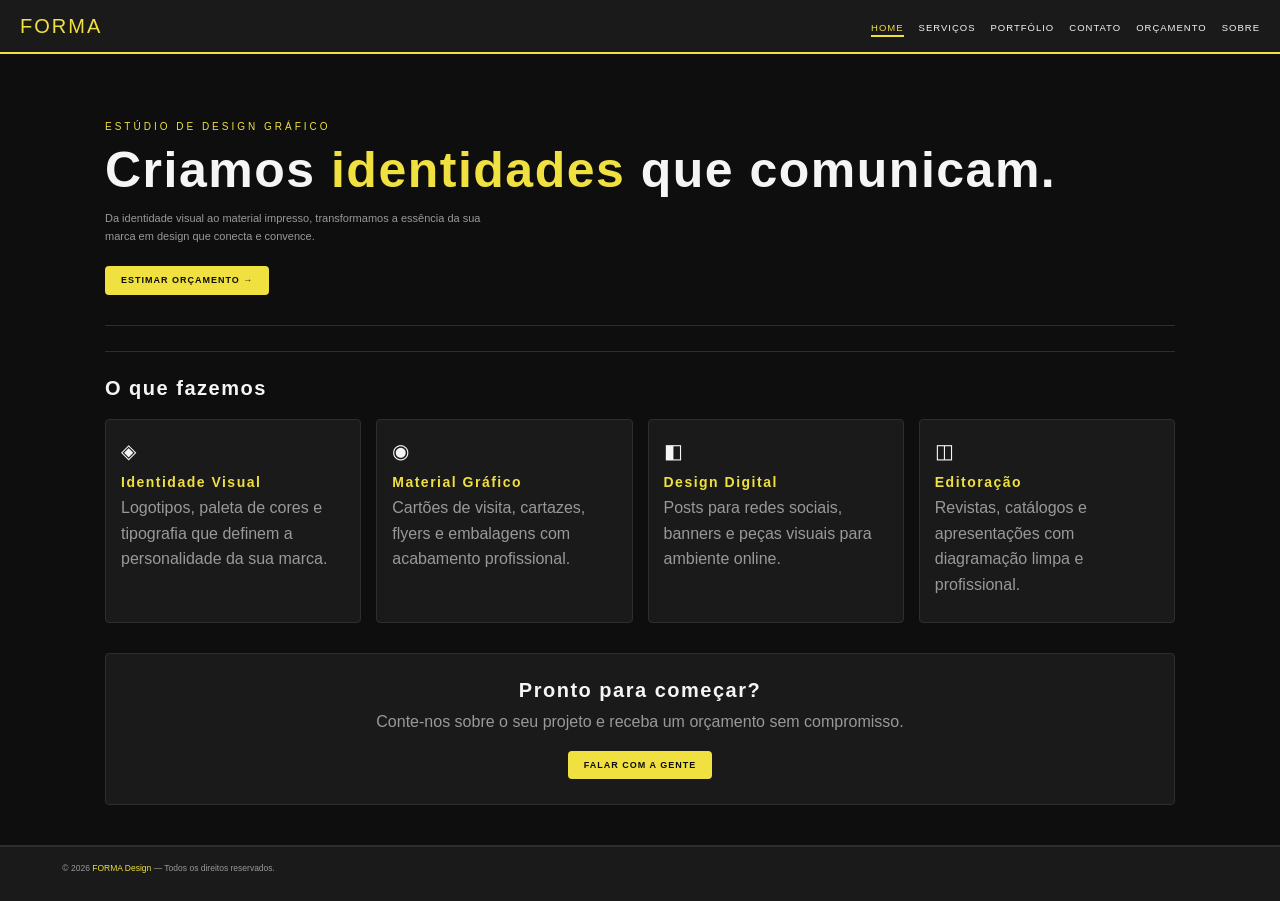
<file: index.html>
<!DOCTYPE html>
<html lang="pt-BR">
<head >
  <meta charset="UTF-8">
  <meta name="viewport" content="width=device-width, initial-scale=1.0">
  <title>FORMA — Estúdio de Design Gráfico</title>
  <!-- CSS global compartilhado por todas as páginas -->
  <link rel="stylesheet" href="css/estilo.css">
  <link rel="icon" type="image/png" href="images/icon_forma.png">

  <!-- Estilos exclusivos desta página (index) -->
  <style>
    /* Seção hero: apresentação principal */
    .hero {
      padding: 4rem 0 3rem;
      border-bottom: 1px solid var(--cor-borda);
    }

    .hero .subtitulo {
      font-size: 1rem;
      text-transform: uppercase;
      letter-spacing: 3px;
      color: var(--cor-destaque);
      margin-bottom: 0.8rem;
    }

    .hero h1 {
      font-size: clamp(2.5rem, 6vw, 5rem);
      margin-bottom: 1.2rem;
      color: var(--cor-texto);
    }

    .hero h1 em {
      color: var(--cor-destaque);
      font-style: normal;
    }

    .hero p {
      font-size: 1.1rem;
      margin-bottom: 2rem;
    }

    /* Grade de serviços */
    .grade-servicos {
      display: grid;
      grid-template-columns: repeat(auto-fit, minmax(220px, 1fr));
      gap: 1.5rem;
      margin-top: 2rem;
    }

    .card-servico {
      background-color: var(--cor-superficie);
      border: 1px solid var(--cor-borda);
      border-radius: var(--raio-borda);
      padding: 1.5rem;
      transition: border-color var(--transicao);
    }

    .card-servico:hover {
      border-color: var(--cor-destaque);
    }

    .card-servico .icone {
      font-size: 2rem;
      margin-bottom: 0.8rem;
    }

    /* Seção chamada para ação */
    .cta {
      background-color: var(--cor-superficie);
      border: 1px solid var(--cor-borda);
      border-radius: var(--raio-borda);
      padding: 2.5rem;
      margin-top: 3rem;
      text-align: center;
    }

    .cta h2 {
      margin-bottom: 0.8rem;
    }

    .cta p {
      margin: 0 auto 1.5rem;
    }
  </style>
</head>

<body>

  <!-- ===== CABEÇALHO ===== -->
  <header>
    <a href="index.html" class="logo">FORMA</a>

    <nav>
      <ul>
        <li><a href="index.html" class="ativo">Home</a></li>
        <li><a href="pages/pagina01.html">Serviços</a></li>
        <li><a href="pages/pagina02.html">Portfólio</a></li>
        <li><a href="pages/pagina03.html">Contato</a></li>
        <li><a href="pages/pagina06.html">Orçamento</a></li>
        <li><a href="pages/pagina07.html">Sobre</a></li>
      </ul>
    </nav>
  </header>

  <!-- ===== CONTEÚDO PRINCIPAL ===== -->
  <main>

    <!-- Seção de apresentação -->
    <section class="hero">
      <p class="subtitulo">Estúdio de Design Gráfico</p>
      <h1>Criamos <em>identidades</em> que comunicam.</h1>
      <p>
        Da identidade visual ao material impresso, transformamos
        a essência da sua marca em design que conecta e convence.
      </p>
      <a href="pages/pagina06.html" class="botao"> Estimar Orçamento →</a>
    </section>

    <hr class="divisor">

    <!-- Seção de serviços -->
    <section>
      <h2>O que fazemos</h2>

      <div class="grade-servicos">

        <article class="card-servico">
          <div class="icone">◈</div>
          <h3>Identidade Visual</h3>
          <p>Logotipos, paleta de cores e tipografia que definem a personalidade da sua marca.</p>
        </article>

        <article class="card-servico">
          <div class="icone">◉</div>
          <h3>Material Gráfico</h3>
          <p>Cartões de visita, cartazes, flyers e embalagens com acabamento profissional.</p>
        </article>

        <article class="card-servico">
          <div class="icone">◧</div>
          <h3>Design Digital</h3>
          <p>Posts para redes sociais, banners e peças visuais para ambiente online.</p>
        </article>

        <article class="card-servico">
          <div class="icone">◫</div>
          <h3>Editoração</h3>
          <p>Revistas, catálogos e apresentações com diagramação limpa e profissional.</p>
        </article>

      </div>
    </section>

    <!-- Chamada para ação -->
    <div class="cta">
      <h2>Pronto para começar?</h2>
      <p>Conte-nos sobre o seu projeto e receba um orçamento sem compromisso.</p>
      <a href="pages/pagina03.html" class="botao">Falar com a gente</a>
    </div>

  </main>

  <!-- ===== RODAPÉ ===== -->
  <footer>
    <p>&copy; 2026 <span>FORMA Design</span> — Todos os direitos reservados.</p>
  </footer>

</body>
</html>
</file>
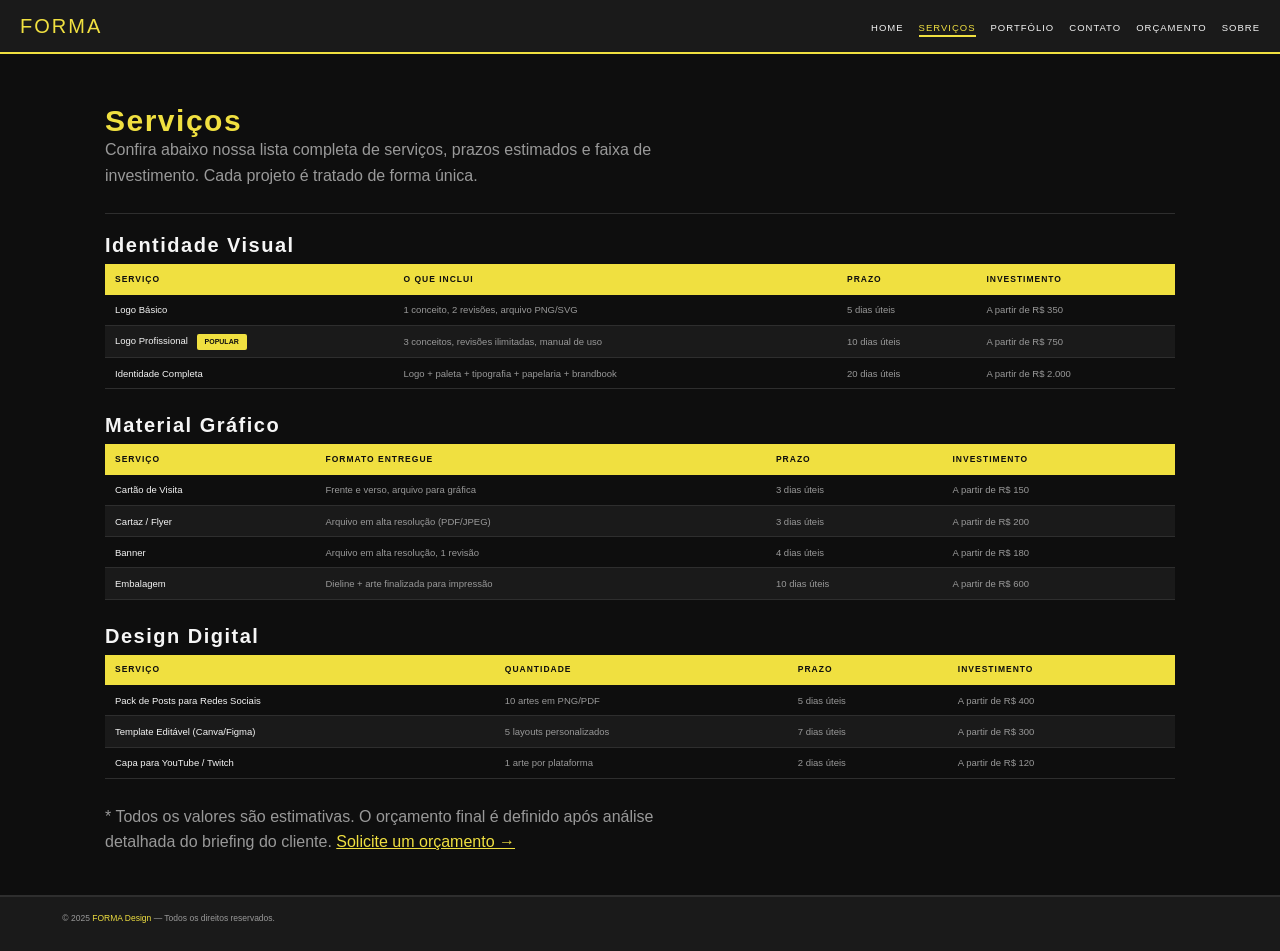
<file: pages/pagina01.html>
<!DOCTYPE html>
<html lang="pt-BR">

<head>
  <meta charset="UTF-8">
  <meta name="viewport" content="width=device-width, initial-scale=1.0">
  <title>Serviços — FORMA Design</title>
  <link rel="stylesheet" href="../css/estilo.css">
  <link rel="icon" type="image/png" href="../images/icon_forma.png">


  <style>
    .intro {
      padding: 2.5rem 0 1.5rem;
      border-bottom: 1px solid var(--cor-borda);
      margin-bottom: 2rem;
    }

    table {
      width: 100%;
      border-collapse: collapse;
      margin-bottom: 2.5rem;
      font-size: 0.95rem;
    }

    thead {
      background-color: var(--cor-destaque);
      color: #0e0e0e;
    }

    thead th {
      padding: 0.85rem 1rem;
      text-align: left;
      font-weight: 700;
      text-transform: uppercase;
      letter-spacing: 1px;
      font-size: 0.85rem;
    }

    tbody td {
      padding: 0.75rem 1rem;
      border-bottom: 1px solid var(--cor-borda);
      color: var(--cor-texto-suave);
    }

    tbody td:first-child {
      color: var(--cor-texto);
      font-weight: 500;
    }

    tbody tr:nth-child(even) {
      background-color: var(--cor-superficie);
    }

    tbody tr:hover {
      background-color: #222;
    }

    .badge {
      display: inline-block;
      background-color: var(--cor-destaque);
      color: #0e0e0e;
      font-size: 0.7rem;
      font-weight: 700;
      padding: 2px 8px;
      border-radius: 2px;
      text-transform: uppercase;
      margin-left: 6px;
      vertical-align: middle;
    }

    .titulo-tabela {
      margin: 2rem 0 0.8rem;
    }
  </style>
</head>

<body>

  <header>
    <a href="../index.html" class="logo">FORMA</a>

    <nav>
      <ul>
        <li><a href="../index.html">Home</a></li>
        <li><a href="pagina01.html" class="ativo">Serviços</a></li>
        <li><a href="pagina02.html">Portfólio</a></li>
        <li><a href="pagina03.html">Contato</a></li>
        <li><a href="pagina06.html">Orçamento</a></li>
        <li><a href="pagina07.html">Sobre</a></li>
      </ul>
    </nav>
  </header>

  <main>

    <section class="intro">
      <h1>Serviços</h1>
      <p>
        Confira abaixo nossa lista completa de serviços, prazos estimados
        e faixa de investimento. Cada projeto é tratado de forma única.
      </p>
    </section>

    <section>
      <h2 class="titulo-tabela">Identidade Visual</h2>

      <table>
        <thead>
          <tr>
            <th>Serviço</th>
            <th>O que inclui</th>
            <th>Prazo</th>
            <th>Investimento</th>
          </tr>
        </thead>
        <tbody>
          <tr>
            <td>Logo Básico</td>
            <td>1 conceito, 2 revisões, arquivo PNG/SVG</td>
            <td>5 dias úteis</td>
            <td>A partir de R$ 350</td>
          </tr>
          <tr>
            <td>Logo Profissional <span class="badge">Popular</span></td>
            <td>3 conceitos, revisões ilimitadas, manual de uso</td>
            <td>10 dias úteis</td>
            <td>A partir de R$ 750</td>
          </tr>
          <tr>
            <td>Identidade Completa</td>
            <td>Logo + paleta + tipografia + papelaria + brandbook</td>
            <td>20 dias úteis</td>
            <td>A partir de R$ 2.000</td>
          </tr>
        </tbody>
      </table>
    </section>

    <!-- Tabela 2: Material Gráfico -->
    <section>
      <h2 class="titulo-tabela">Material Gráfico</h2>

      <table>
        <thead>
          <tr>
            <th>Serviço</th>
            <th>Formato entregue</th>
            <th>Prazo</th>
            <th>Investimento</th>
          </tr>
        </thead>
        <tbody>
          <tr>
            <td>Cartão de Visita</td>
            <td>Frente e verso, arquivo para gráfica</td>
            <td>3 dias úteis</td>
            <td>A partir de R$ 150</td>
          </tr>
          <tr>
            <td>Cartaz / Flyer</td>
            <td>Arquivo em alta resolução (PDF/JPEG)</td>
            <td>3 dias úteis</td>
            <td>A partir de R$ 200</td>
          </tr>
          <tr>
            <td>Banner</td>
            <td>Arquivo em alta resolução, 1 revisão</td>
            <td>4 dias úteis</td>
            <td>A partir de R$ 180</td>
          </tr>
          <tr>
            <td>Embalagem</td>
            <td>Dieline + arte finalizada para impressão</td>
            <td>10 dias úteis</td>
            <td>A partir de R$ 600</td>
          </tr>
        </tbody>
      </table>
    </section>

    <!-- Tabela 3: Design Digital -->
    <section>
      <h2 class="titulo-tabela">Design Digital</h2>

      <table>
        <thead>
          <tr>
            <th>Serviço</th>
            <th>Quantidade</th>
            <th>Prazo</th>
            <th>Investimento</th>
          </tr>
        </thead>
        <tbody>
          <tr>
            <td>Pack de Posts para Redes Sociais</td>
            <td>10 artes em PNG/PDF</td>
            <td>5 dias úteis</td>
            <td>A partir de R$ 400</td>
          </tr>
          <tr>
            <td>Template Editável (Canva/Figma)</td>
            <td>5 layouts personalizados</td>
            <td>7 dias úteis</td>
            <td>A partir de R$ 300</td>
          </tr>
          <tr>
            <td>Capa para YouTube / Twitch</td>
            <td>1 arte por plataforma</td>
            <td>2 dias úteis</td>
            <td>A partir de R$ 120</td>
          </tr>
        </tbody>
      </table>
    </section>

    <p>
      * Todos os valores são estimativas. O orçamento final é definido
      após análise detalhada do briefing do cliente.
      <a href="pagina06.html" style="color: var(--cor-destaque);">Solicite um orçamento →</a>
    </p>

  </main>

  <!-- ===== RODAPÉ ===== -->
  <footer>
    <p>&copy; 2025 <span>FORMA Design</span> — Todos os direitos reservados.</p>
  </footer>

</body>

</html>
</file>
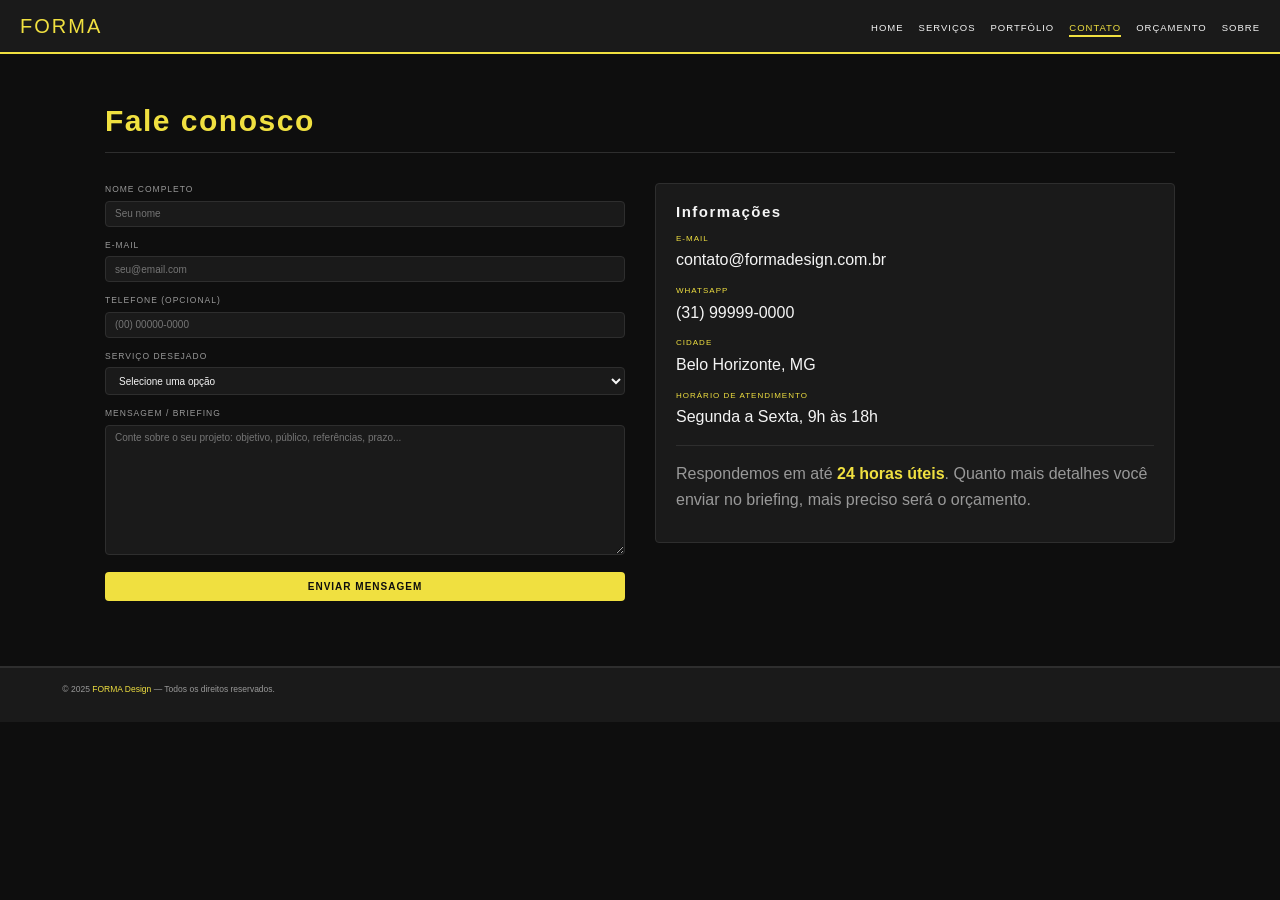
<file: pages/pagina03.html>
<!DOCTYPE html>
<html lang="pt-BR">
<head>
  <meta charset="UTF-8">
  <meta name="viewport" content="width=device-width, initial-scale=1.0">
  <title>Contato — FORMA Design</title>
  <link rel="stylesheet" href="../css/estilo.css">
   <link rel="icon" type="image/png" href="../images/icon_forma.png">


  <!-- Estilos exclusivos desta página (formulário) -->
  <style>
    /* Layout de duas colunas: formulário + informações */
    .layout-contato {
      display: grid;
      grid-template-columns: 1fr 1fr;
      gap: 3rem;
      align-items: start;
      padding: 2.5rem 0;
    }

    /* Título da seção */
    .layout-contato h1 {
      grid-column: 1 / -1;  /* ocupa as 2 colunas */
      padding-bottom: 1.5rem;
      border-bottom: 1px solid var(--cor-borda);
    }

    /* ---- Estilos do formulário ---- */

    /* Grupo de campo: label + input empilhados */
    .campo {
      display: flex;
      flex-direction: column;
      gap: 0.4rem;
      margin-bottom: 1.2rem;
    }

    label {
      font-size: 0.85rem;
      font-weight: 500;
      text-transform: uppercase;
      letter-spacing: 1px;
      color: var(--cor-texto-suave);
    }

    /* Estilos compartilhados entre input, select e textarea */
    input,
    select,
    textarea {
      background-color: var(--cor-superficie);
      border: 1px solid var(--cor-borda);
      border-radius: var(--raio-borda);
      color: var(--cor-texto);
      font-family: var(--fonte-corpo);
      font-size: 1rem;
      padding: 0.65rem 0.9rem;
      width: 100%;
      outline: none;
      transition: border-color var(--transicao);
    }

    /* Destaca o campo que está sendo preenchido */
    input:focus,
    select:focus,
    textarea:focus {
      border-color: var(--cor-destaque);
    }

    /* Garante que select não mostre fundo branco */
    select option {
      background-color: var(--cor-superficie);
    }

    /* Textarea não deve ser redimensionado horizontalmente */
    textarea {
      resize: vertical;
      min-height: 130px;
    }

    /* Botão de envio */
    .botao-enviar {
      width: 100%;
      padding: 0.9rem;
      font-size: 1rem;
      margin-top: 0.5rem;
    }

    /* ---- Coluna de informações de contato ---- */
    .info-contato {
      background-color: var(--cor-superficie);
      border: 1px solid var(--cor-borda);
      border-radius: var(--raio-borda);
      padding: 2rem;
    }

    .info-contato h2 {
      font-size: 1.5rem;
      margin-bottom: 1.2rem;
    }

    .info-item {
      margin-bottom: 1.2rem;
    }

    .info-item .rotulo {
      font-size: 0.8rem;
      text-transform: uppercase;
      letter-spacing: 1px;
      color: var(--cor-destaque);
      margin-bottom: 0.2rem;
    }

    .info-item p {
      color: var(--cor-texto);
      margin-bottom: 0;
    }

    /* Responsivo: 1 coluna em telas menores */
    @media (max-width: 700px) {
      .layout-contato {
        grid-template-columns: 1fr;
      }
      .layout-contato h1 {
        grid-column: 1;
      }
    }
  </style>
</head>

<body>

  <!-- ===== CABEÇALHO ===== -->
  <header>
    <a href="../index.html" class="logo">FORMA</a>

    <nav>
      <ul>
        <li><a href="../index.html">Home</a></li>
        <li><a href="pagina01.html">Serviços</a></li>
        <li><a href="pagina02.html">Portfólio</a></li>
        <li><a href="pagina03.html" class="ativo">Contato</a></li>
        <li><a href="pagina06.html">Orçamento</a></li>
        <li><a href="pagina07.html">Sobre</a></li>
      </ul>
    </nav>
  </header>

  <!-- ===== CONTEÚDO PRINCIPAL ===== -->
  <main>

    <div class="layout-contato">

      <!-- Título (ocupa as 2 colunas via CSS) -->
      <h1>Fale conosco</h1>

      <!-- COLUNA ESQUERDA: formulário -->
      <section>
        <!--
          O atributo "action" define para onde os dados vão ao enviar.
          Por enquanto, "#" mantém o usuário na mesma página.
          Em produção, substitua por um endpoint real.
        -->
        <form action="#" method="post" onsubmit="enviarFormulario(event)">

          <!-- Nome completo -->
          <div class="campo">
            <label for="nome">Nome completo</label>
            <input
              type="text"
              id="nome"
              name="nome"
              placeholder="Seu nome"
              required>
          </div>

          <!-- E-mail -->
          <div class="campo">
            <label for="email">E-mail</label>
            <input
              type="email"
              id="email"
              name="email"
              placeholder="seu@email.com"
              required>
          </div>

          <!-- Telefone (opcional) -->
          <div class="campo">
            <label for="telefone">Telefone (opcional)</label>
            <input
              type="tel"
              id="telefone"
              name="telefone"
              placeholder="(00) 00000-0000">
          </div>

          <!-- Tipo de serviço -->
          <div class="campo">
            <label for="servico">Serviço desejado</label>
            <select id="servico" name="servico" required>
              <option value="">Selecione uma opção</option>
              <option value="logo">Logo / Identidade Visual</option>
              <option value="impresso">Material Impresso</option>
              <option value="digital">Design Digital</option>
              <option value="embalagem">Embalagem</option>
              <option value="outro">Outro</option>
            </select>
          </div>

          <!-- Mensagem -->
          <div class="campo">
            <label for="mensagem">Mensagem / Briefing</label>
            <textarea
              id="mensagem"
              name="mensagem"
              placeholder="Conte sobre o seu projeto: objetivo, público, referências, prazo..."
              required></textarea>
          </div>

          <!-- Botão de envio -->
          <button type="submit" class="botao botao-enviar">
            Enviar mensagem
          </button>

        </form>
      </section>

      <!-- COLUNA DIREITA: informações de contato -->
      <aside class="info-contato">
        <h2>Informações</h2>

        <div class="info-item">
          <p class="rotulo">E-mail</p>
          <p>contato@formadesign.com.br</p>
        </div>

        <div class="info-item">
          <p class="rotulo">WhatsApp</p>
          <p>(31) 99999-0000</p>
        </div>

        <div class="info-item">
          <p class="rotulo">Cidade</p>
          <p>Belo Horizonte, MG</p>
        </div>

        <div class="info-item">
          <p class="rotulo">Horário de atendimento</p>
          <p>Segunda a Sexta, 9h às 18h</p>
        </div>

        <hr class="divisor" style="margin: 1.5rem 0;">

        <p>
          Respondemos em até <strong style="color: var(--cor-destaque);">24 horas úteis</strong>.
          Quanto mais detalhes você enviar no briefing, mais preciso será o orçamento.
        </p>
      </aside>

    </div>

  </main>

  <!-- ===== RODAPÉ ===== -->
  <footer>
    <p>&copy; 2025 <span>FORMA Design</span> — Todos os direitos reservados.</p>
  </footer>

</body>

<script>
function enviarFormulario(event) {
    event.preventDefault();

    alert("Formulário enviado com sucesso!");
}
</script>

</html>
</file>
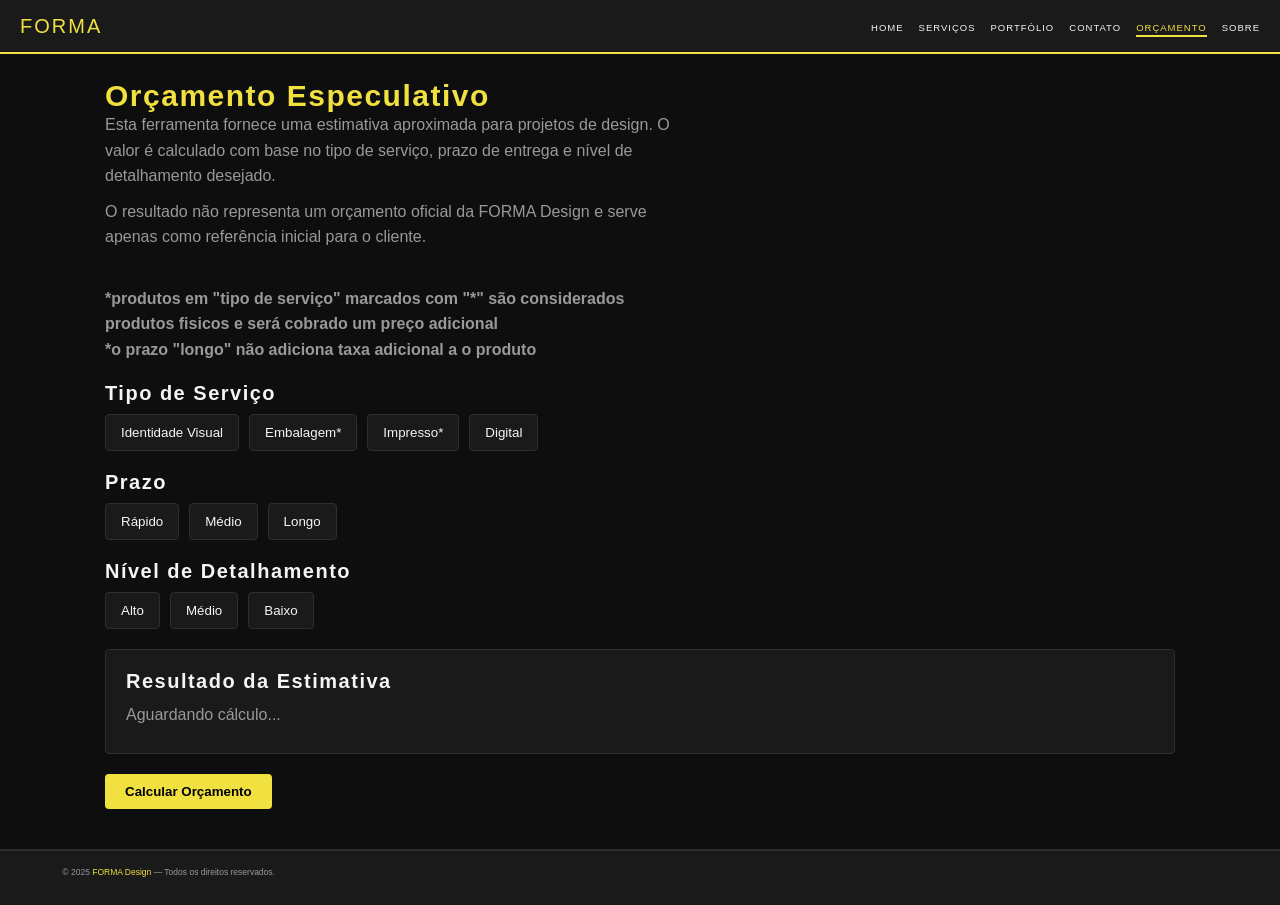
<file: pages/pagina06.html>
<!DOCTYPE html>
<html lang="pt-BR">

<head>
    <meta charset="UTF-8">
    <meta name="viewport" content="width=device-width, initial-scale=1.0">
    <title>Página — FORMA Design</title>
    <link rel="stylesheet" href="../css/estilo.css">
     <link rel="icon" type="image/png" href="../images/icon_forma.png">


    <style>
        .intro {
            margin-bottom: 2rem;
        }

        .grupo {
            display: flex;
            flex-wrap: wrap;
            gap: 1rem;
            margin-bottom: 2rem;
        }

        .grupo button {
            padding: 1rem 1.5rem;
            background: var(--cor-superficie);
            border: 1px solid var(--cor-borda);
            color: var(--cor-texto);
            cursor: pointer;
            border-radius: var(--raio-borda);
        }

        .grupo button.ativo {
            background: var(--cor-destaque);
            color: black;
        }

        .resultado {
            margin-top: 2rem;
            padding: 2rem;
            background: var(--cor-superficie);
            border: 1px solid var(--cor-borda);
            border-radius: var(--raio-borda);
        }

        #valor {
            font-size: 2rem;
            color: var(--cor-destaque);
            margin-top: 1rem;
        }

        .acoes {
            margin-top: 2rem;
        }

        .botao-calcular {
            padding: 1rem 2rem;
            border: none;
            border-radius: var(--raio-borda);
            background: var(--cor-destaque);
            cursor: pointer;
            font-weight: bold;
        }

        #calculo p {
            margin-bottom: .5rem;
        }

        #fisico {
            margin-top: 1rem;
            color: var(--cor-texto-suave);
            font-size: .9rem;
        }
    </style>
</head>

<body>

    <!-- CABEÇALHO -->
    <header>
        <a href="../index.html" class="logo">FORMA</a>

        <nav>
            <ul>
                <li><a href="../index.html">Home</a></li>
                <li><a href="pagina01.html">Serviços</a></li>
                <li><a href="pagina02.html">Portfólio</a></li>
                <li><a href="pagina03.html">Contato</a></li>
                <li><a href="pagina06.html" class="ativo">Orçamento</a></li>
                <li><a href="pagina07.html">Sobre</a></li>
            </ul>
        </nav>
    </header>

    <!-- CONTEÚDO PRINCIPAL -->
    <main>
        <section class="intro">
            <h1>Orçamento Especulativo</h1>

            <p>
                Esta ferramenta fornece uma estimativa aproximada para projetos de design.
                O valor é calculado com base no tipo de serviço, prazo de entrega e nível
                de detalhamento desejado.
            </p>

            <p>
                O resultado não representa um orçamento oficial da FORMA Design e serve
                apenas como referência inicial para o cliente.
            </p>
            <br>
            <p>
                <b>*produtos em "tipo de serviço" marcados com "*" são considerados produtos fisicos e será cobrado um preço
                adicional</b>
                <br>
                <b>*o prazo "longo" não adiciona taxa adicional a o produto</b>
            </p>
        </section>

        <div class="orcamento">

            <h2>Tipo de Serviço</h2>

            <div class="grupo" id="servico">
                <button onclick="selecionar(this,'servico',2000,'identidade')">Identidade Visual</button>
                <button onclick="selecionar(this,'servico',1500,'embalagem')">Embalagem*</button>
                <button onclick="selecionar(this,'servico',1000,'impresso')">Impresso*</button>
                <button onclick="selecionar(this,'servico',700,'digital')">Digital</button>
            </div>

            <h2>Prazo</h2>

            <div class="grupo" id="prazo">
                <button onclick="selecionar(this,'prazo',800)">Rápido</button>
                <button onclick="selecionar(this,'prazo',300)">Médio</button>
                <button onclick="selecionar(this,'prazo',0)">Longo</button>
            </div>

            <h2>Nível de Detalhamento</h2>

            <div class="grupo" id="detalhe">
                <button onclick="selecionar(this,'detalhe',1000)">Alto</button>
                <button onclick="selecionar(this,'detalhe',500)">Médio</button>
                <button onclick="selecionar(this,'detalhe',0)">Baixo</button>
            </div>


            <div class="resultado">

                <h2>Resultado da Estimativa</h2>

                <div id="calculo">
                    <p>Aguardando cálculo...</p>
                </div>

            </div>


            <div class="acoes">
                <button class="botao-calcular" onclick="calcular()">
                    Calcular Orçamento
                </button>
            </div>

        </div>
    </main>

    <!-- RODAPÉ -->
    <footer>
        <p>&copy; 2025 <span>FORMA Design</span> — Todos os direitos reservados.</p>
    </footer>


    <script>
        let valores = {
            servico: 0,
            prazo: 0,
            detalhe: 0
        };

        let tipoServico = "";

        function selecionar(botao, grupo, valor, tipo = "") {

            let botoes = document.querySelectorAll("#" + grupo + " button");

            botoes.forEach(btn => btn.classList.remove("ativo"));

            botao.classList.add("ativo");

            valores[grupo] = valor;

            if (grupo == "servico") {
                tipoServico = tipo;
            }
        }

        function calcular() {

            let total =
                valores.servico +
                valores.prazo +
                valores.detalhe;

            let texto =
                "<p>Serviço: R$ " + valores.servico + "</p>" +
                "<p>Prazo: R$ " + valores.prazo + "</p>" +
                "<p>Detalhamento: R$ " + valores.detalhe + "</p>";

            if (tipoServico == "embalagem" || tipoServico == "impresso") {

                total += 400;

                texto +=
                    "<p>Produto Físico: + R$ 400 *</p>";
            }

            texto +=
                "<hr class='divisor'>" +
                "<p><strong>Total Estimado: R$ " +
                total.toLocaleString('pt-BR') +
                "</strong></p>";

            if (tipoServico == "embalagem" || tipoServico == "impresso") {

                texto +=
                    "<p>* Taxa adicional aplicada para produção física.</p>";
            }

            document.getElementById("calculo").innerHTML = texto;
        }
    </script>
</body>

</html>
</file>
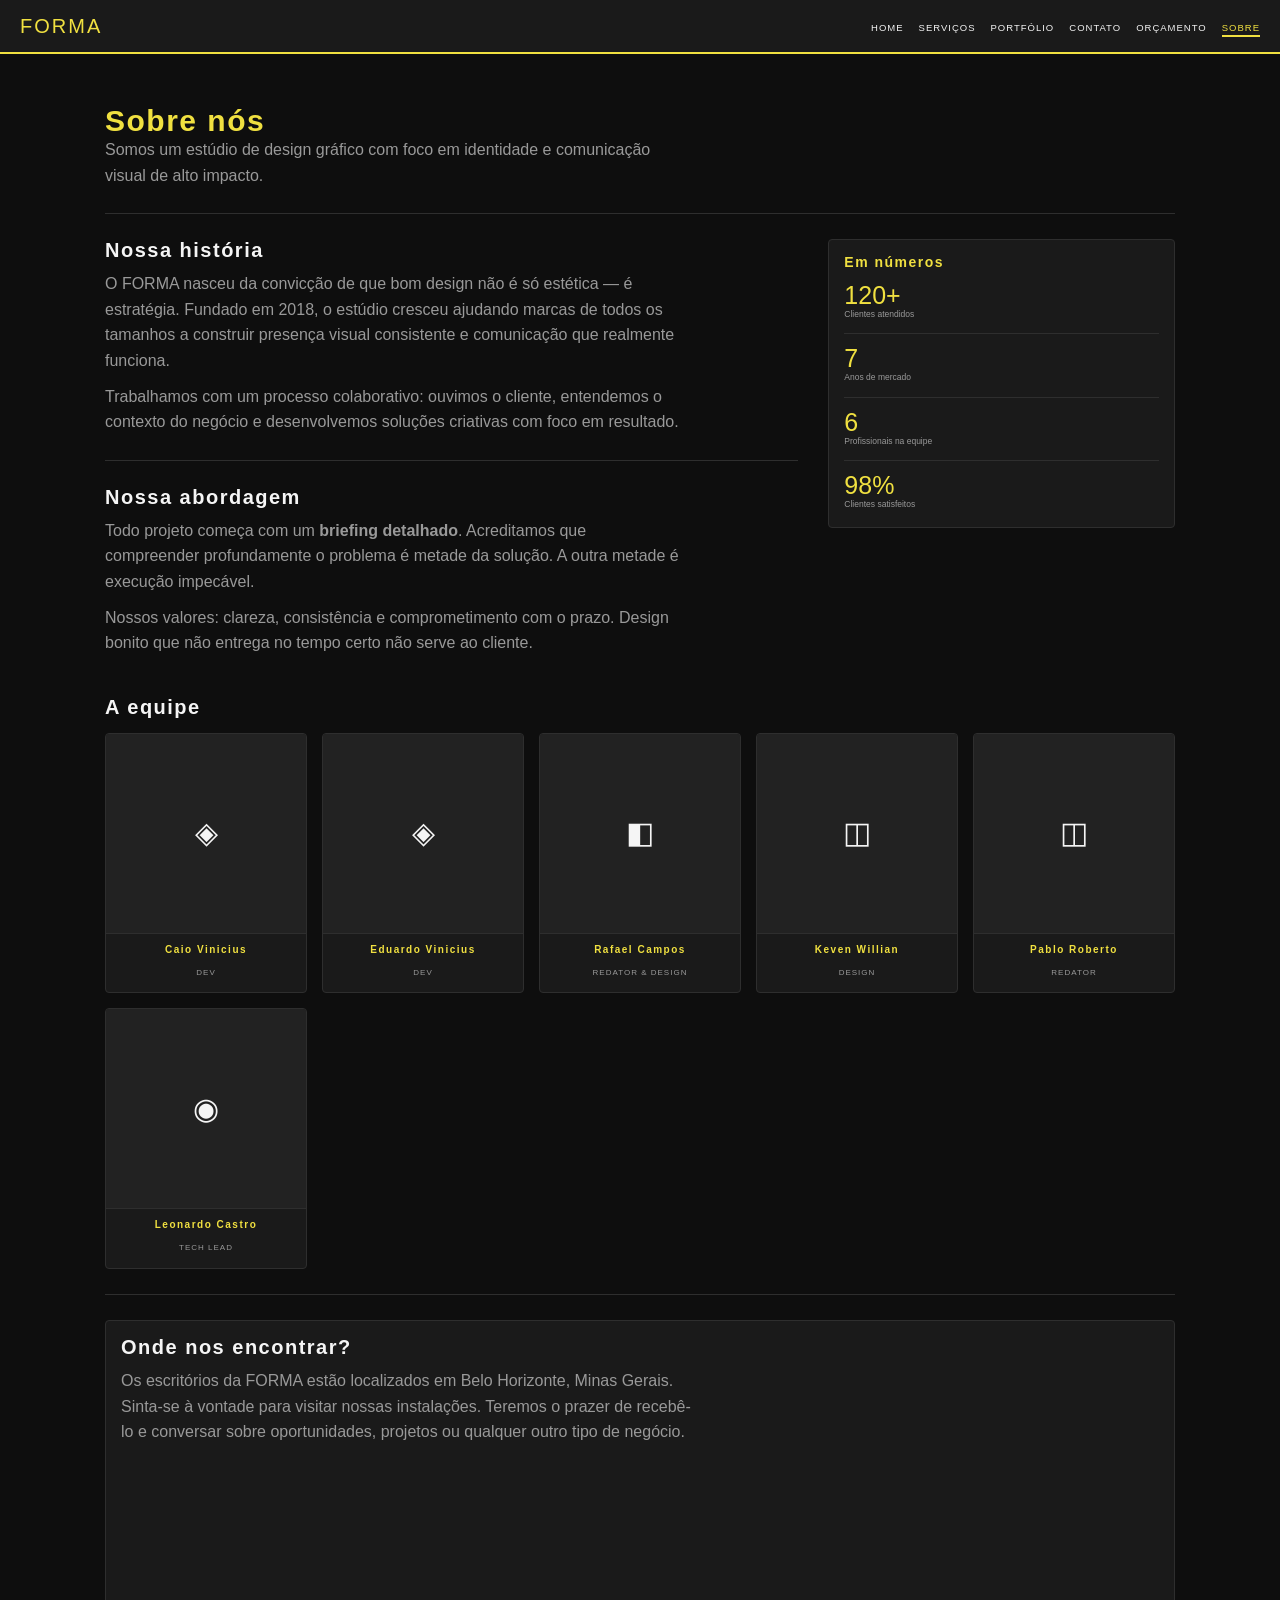
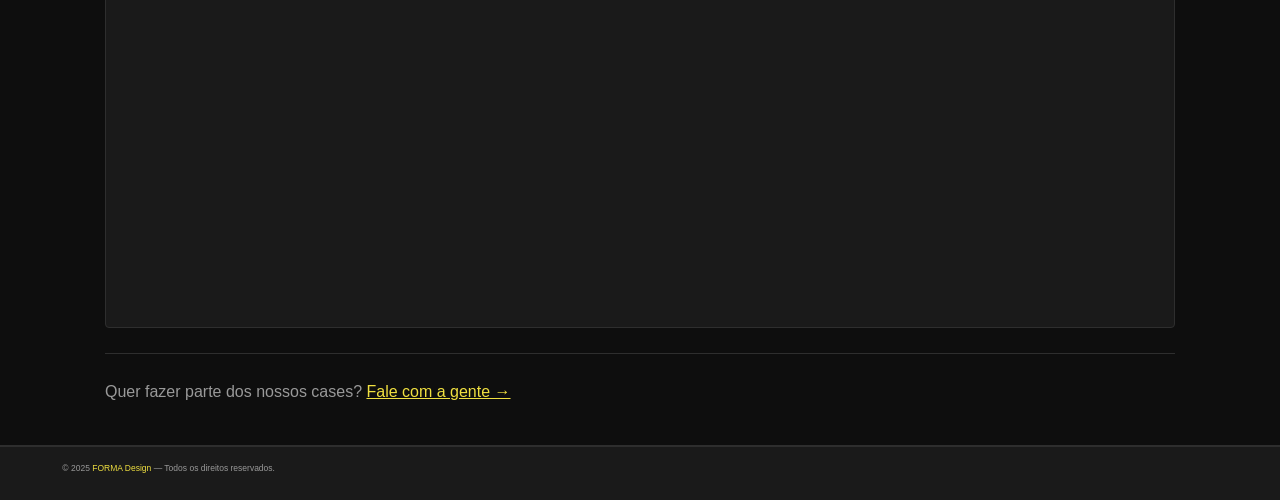
<file: pages/pagina07.html>
<!DOCTYPE html>
<html lang="pt-BR">

<head>
  <meta charset="UTF-8">
  <meta name="viewport" content="width=device-width, initial-scale=1.0">
  <title>Sobre — FORMA Design</title>
  <link rel="stylesheet" href="../css/estilo.css">
   <link rel="icon" type="image/png" href="../images/icon_forma.png">


  <style>
    .intro {
      padding: 2.5rem 0 1.5rem;
      border-bottom: 1px solid var(--cor-borda);
      margin-bottom: 2.5rem;
    }

    .sobre-nos {
      display: grid;
      grid-template-columns: 2fr 1fr;
      gap: 3rem;
      align-items: start;
      margin-bottom: 3rem;
    }

    .numeros {
      background-color: var(--cor-superficie);
      border: 1px solid var(--cor-borda);
      border-radius: var(--raio-borda);
      padding: 1.5rem;
    }

    .numeros h3 {
      margin-bottom: 1.2rem;
    }

    .estatistica {
      margin-bottom: 1.2rem;
      padding-bottom: 1.2rem;
      border-bottom: 1px solid var(--cor-borda);
    }

    .estatistica:last-child {
      margin-bottom: 0;
      padding-bottom: 0;
      border-bottom: none;
    }

    .estatistica .numero {
      font-family: var(--fonte-titulo);
      font-size: 2.5rem;
      color: var(--cor-destaque);
      line-height: 1;
    }

    .estatistica .descricao {
      font-size: 0.85rem;
      color: var(--cor-texto-suave);
      margin-bottom: 0;
    }

    .grade-equipe {
      display: grid;
      grid-template-columns: repeat(auto-fit, minmax(200px, 1fr));
      gap: 1.5rem;
      margin-top: 1.5rem;
    }

    .card-membro {
      background-color: var(--cor-superficie);
      border: 1px solid var(--cor-borda);
      border-radius: var(--raio-borda);
      overflow: hidden;
      text-align: center;
    }

    .card-membro .avatar {
      width: 100%;
      aspect-ratio: 1 / 1;
      background-color: #222;
      display: flex;
      align-items: center;
      justify-content: center;
      font-size: 3rem;
      border-bottom: 1px solid var(--cor-borda);
    }

    .card-membro .dados {
      padding: 1rem;
    }

    .card-membro .dados h3 {
      font-size: 1rem;
      margin-bottom: 0.2rem;
    }

    .card-membro .dados .cargo {
      font-size: 0.8rem;
      color: var(--cor-texto-suave);
      text-transform: uppercase;
      letter-spacing: 1px;
    }

    .mapa-box {
      background-color: var(--cor-superficie);
      border: 1px solid var(--cor-borda);
      border-radius: var(--raio-borda);
      padding: 1.5rem;
      margin-top: 1.5rem;
    }

    .mapa-box iframe {
      width: 100%;
      border-radius: var(--raio-borda);
    }

    @media (max-width: 700px) {
      .sobre-nos {
        grid-template-columns: 1fr;
      }
    }
  </style>
</head>

<body>

  <!-- ===== CABEÇALHO ===== -->
  <header>
    <a href="../index.html" class="logo">FORMA</a>

    <nav>
      <ul>
        <li><a href="../index.html">Home</a></li>
        <li><a href="pagina01.html">Serviços</a></li>
        <li><a href="pagina02.html">Portfólio</a></li>
        <li><a href="pagina03.html">Contato</a></li>
        <li><a href="pagina06.html">Orçamento</a></li>
        <li><a href="pagina07.html" class="ativo">Sobre</a></li>
      </ul>
    </nav>
  </header>


  <main>


    <section class="intro">
      <h1>Sobre nós</h1>
      <p>Somos um estúdio de design gráfico com foco em identidade e comunicação visual de alto impacto.</p>
    </section>


    <section class="sobre-nos">


      <div>
        <h2>Nossa história</h2>
        <p>
          O FORMA nasceu da convicção de que bom design não é só estética —
          é estratégia. Fundado em 2018, o estúdio cresceu ajudando marcas
          de todos os tamanhos a construir presença visual consistente e
          comunicação que realmente funciona.
        </p>
        <p>
          Trabalhamos com um processo colaborativo: ouvimos o cliente,
          entendemos o contexto do negócio e desenvolvemos soluções criativas
          com foco em resultado.
        </p>

        <hr class="divisor">

        <h2>Nossa abordagem</h2>
        <p>
          Todo projeto começa com um <strong>briefing detalhado</strong>.
          Acreditamos que compreender profundamente o problema é metade
          da solução. A outra metade é execução impecável.
        </p>
        <p>
          Nossos valores: clareza, consistência e comprometimento com o prazo.
          Design bonito que não entrega no tempo certo não serve ao cliente.
        </p>
      </div>

      <aside class="numeros">
        <h3>Em números</h3>

        <div class="estatistica">
          <div class="numero">120+</div>
          <p class="descricao">Clientes atendidos</p>
        </div>

        <div class="estatistica">
          <div class="numero">7</div>
          <p class="descricao">Anos de mercado</p>
        </div>

        <div class="estatistica">
          <div class="numero">6</div>
          <p class="descricao">Profissionais na equipe</p>
        </div>

        <div class="estatistica">
          <div class="numero">98%</div>
          <p class="descricao">Clientes satisfeitos</p>
        </div>
      </aside>

    </section>

    <!-- Equipe -->
    <section>
      <h2>A equipe</h2>

      <div class="grade-equipe">

        <article class="card-membro">
          <div class="avatar">◈</div>
          <div class="dados">
            <h3>Caio Vinicius</h3>
            <span class="cargo">Dev</span>
          </div>
        </article>

        <article class="card-membro">
          <div class="avatar">◈</div>
          <div class="dados">
            <h3>Eduardo Vinicius</h3>
            <span class="cargo">Dev</span>
          </div>
        </article>

        <article class="card-membro">
          <div class="avatar">◧</div>
          <div class="dados">
            <h3>Rafael Campos</h3>
            <span class="cargo">Redator &amp; Design</span>
          </div>
        </article>

        <article class="card-membro">
          <div class="avatar">◫</div>
          <div class="dados">
            <h3>Keven Willian</h3>
            <span class="cargo">Design</span>
          </div>
        </article>

        <article class="card-membro">
          <div class="avatar">◫</div>
          <div class="dados">
            <h3>Pablo Roberto</h3>
            <span class="cargo">Redator</span>
          </div>
        </article>

        <article class="card-membro">
          <div class="avatar">◉</div>
          <div class="dados">
            <h3>Leonardo Castro</h3>
            <span class="cargo">Tech Lead</span>
          </div>
        </article>

      </div>
    </section>

    <hr class="divisor">

    <!-- parte com o mapa -->
    <section>
      <div class="mapa-box">

      <h2>Onde nos encontrar?</h2>
      <p>Os escritórios da FORMA estão localizados em Belo Horizonte, Minas Gerais. Sinta-se à vontade para visitar
        nossas instalações. Teremos o prazer de recebê-lo e conversar sobre oportunidades, projetos ou qualquer outro
        tipo de negócio.</p>

      <iframe
        src="https://www.google.com/maps/embed?pb=!1m18!1m12!1m3!1d3750.5463417629785!2d-43.92632155106507!3d-19.9435132365739!2m3!1f0!2f0!3f0!3m2!1i1024!2i768!4f13.1!3m3!1m2!1s0xa699c00e2b4f6d%3A0x151e458ff7e7fbab!2sUniversidade%20FUMEC!5e0!3m2!1spt-BR!2sbr!4v1780952864793!5m2!1spt-BR!2sbr"
        height="450" 
        style="border:0;"
        allowfullscreen=""
        loading="lazy"
        referrerpolicy="no-referrer-when-downgrade">
      </iframe>

      </div>

    </section>

    <hr class="divisor">

    <p>
      Quer fazer parte dos nossos cases?
      <a href="pagina03.html" style="color: var(--cor-destaque);">Fale com a gente →</a>
    </p>

  </main>

  <footer>
    <p>&copy; 2025 <span>FORMA Design</span> — Todos os direitos reservados.</p>
  </footer>

</body>

</html>
</file>
<file: css/estilo.css>
/* =============================================
   ESTILO GLOBAL - ESTÚDIO DE DESIGN GRÁFICO
   Arquivo: css/estilo.css
   Descrição: Estilos compartilhados por todas
              as páginas do site.
   ============================================= */

/* --- 1. VARIÁVEIS DE COR E FONTE --- */
html {
  font-size: 62.5%;
  --cor-fundo: #0e0e0e;
  --cor-superficie: #1a1a1a;
  --cor-borda: #2e2e2e;
  --cor-destaque: #f0e040;
  /* amarelo gráfico */
  --cor-texto: #f5f5f5;
  --cor-texto-suave: #999999;
  --fonte-titulo: 'Bebas Neue', sans-serif;
  --fonte-corpo: 'DM Sans', sans-serif;
  --raio-borda: 4px;
  --transicao: 0.25s ease;
}

/* --- 2. RESET BÁSICO --- */
*, *::before, *::after {
  box-sizing: border-box;
  margin: 0;
  padding: 0;
}

/* --- 3. ESTILOS DO BODY --- */
body {
  background-color: var(--cor-fundo);
  color: var(--cor-texto);
  font-family: var(--fonte-corpo);
  font-size: 1.6rem;
  line-height: 1.6;
}

img {
  max-width: 100%;
  height: auto;
  display: block;
}

/* --- 4. IMPORTAÇÃO DE FONTES (Google Fonts) --- */
@import url('https://fonts.googleapis.com/css2?family=Bebas+Neue&family=DM+Sans:wght@400;500;700&display=swap');

/* --- 5. CABEÇALHO (HEADER) --- */
header {
  background-color: var(--cor-superficie);
  border-bottom: 2px solid var(--cor-destaque);
  padding: 1rem 2rem;
  display: flex;
  align-items: center;
  justify-content: space-between;
  flex-wrap: wrap;
  gap: 1rem;
}

header .logo {
  font-family: var(--fonte-titulo);
  font-size: 2rem;
  letter-spacing: 2px;
  color: var(--cor-destaque);
  text-decoration: none;
}

/* --- 6. NAVEGAÇÃO (NAV) --- */
nav ul {
  list-style: none;
  display: flex;
  gap: 1.5rem;
  flex-wrap: wrap;
}

nav a {
  color: var(--cor-texto);
  text-decoration: none;
  font-weight: 500;
  font-size: 0.95rem;
  letter-spacing: 1px;
  text-transform: uppercase;
  transition: color var(--transicao);
}

nav a:hover {
  color: var(--cor-destaque);
}

nav a.ativo {
  color: var(--cor-destaque);
  border-bottom: 2px solid var(--cor-destaque);
  padding-bottom: 2px;
}

/* --- 7. CONTEÚDO PRINCIPAL (MAIN) --- */
main {
  max-width: 1100px;
  margin: 2.5rem auto;
  padding: 0 1.5rem;
}

/* --- 8. TÍTULOS DE SEÇÃO --- */
h1,
h2,
h3 {
  font-family: var(--fonte-titulo);
  letter-spacing: 1.5px;
  line-height: 1.1;
}

h1 {
  font-size: 3rem;
  color: var(--cor-destaque);
}

h2 {
  font-size: 2rem;
  color: var(--cor-texto);
  margin-bottom: 1rem;
}

h3 {
  font-size: 1.4rem;
  color: var(--cor-destaque);
  margin-bottom: 0.5rem;
}

/* --- 9. PARÁGRAFOS E TEXTO --- */
p {
  color: var(--cor-texto-suave);
  margin-bottom: 1rem;
  max-width: 65ch;
}

/* --- 10. BOTÕES --- */
.botao {
  display: inline-block;
  background-color: var(--cor-destaque);
  color: #0e0e0e;
  padding: 0.7rem 1.6rem;
  font-family: var(--fonte-corpo);
  font-weight: 700;
  font-size: 0.9rem;
  letter-spacing: 1px;
  text-transform: uppercase;
  text-decoration: none;
  border: none;
  border-radius: var(--raio-borda);
  cursor: pointer;
  transition: opacity var(--transicao);
}

.botao:hover {
  opacity: 0.85;
}

/* --- 11. DIVISOR DE SEÇÃO --- */
.divisor {
  border: none;
  border-top: 1px solid var(--cor-borda);
  margin: 2.5rem 0;
}

/* --- 12. RODAPÉ (FOOTER) --- */
footer {
  background-color: var(--cor-superficie);
  border-top: 2px solid var(--cor-borda);
  text-align: center;
  padding: 1.5rem;
  margin-top: 4rem;
  font-size: 0.85rem;
  color: var(--cor-texto-suave);
}

footer span {
  color: var(--cor-destaque);
}
</file>
